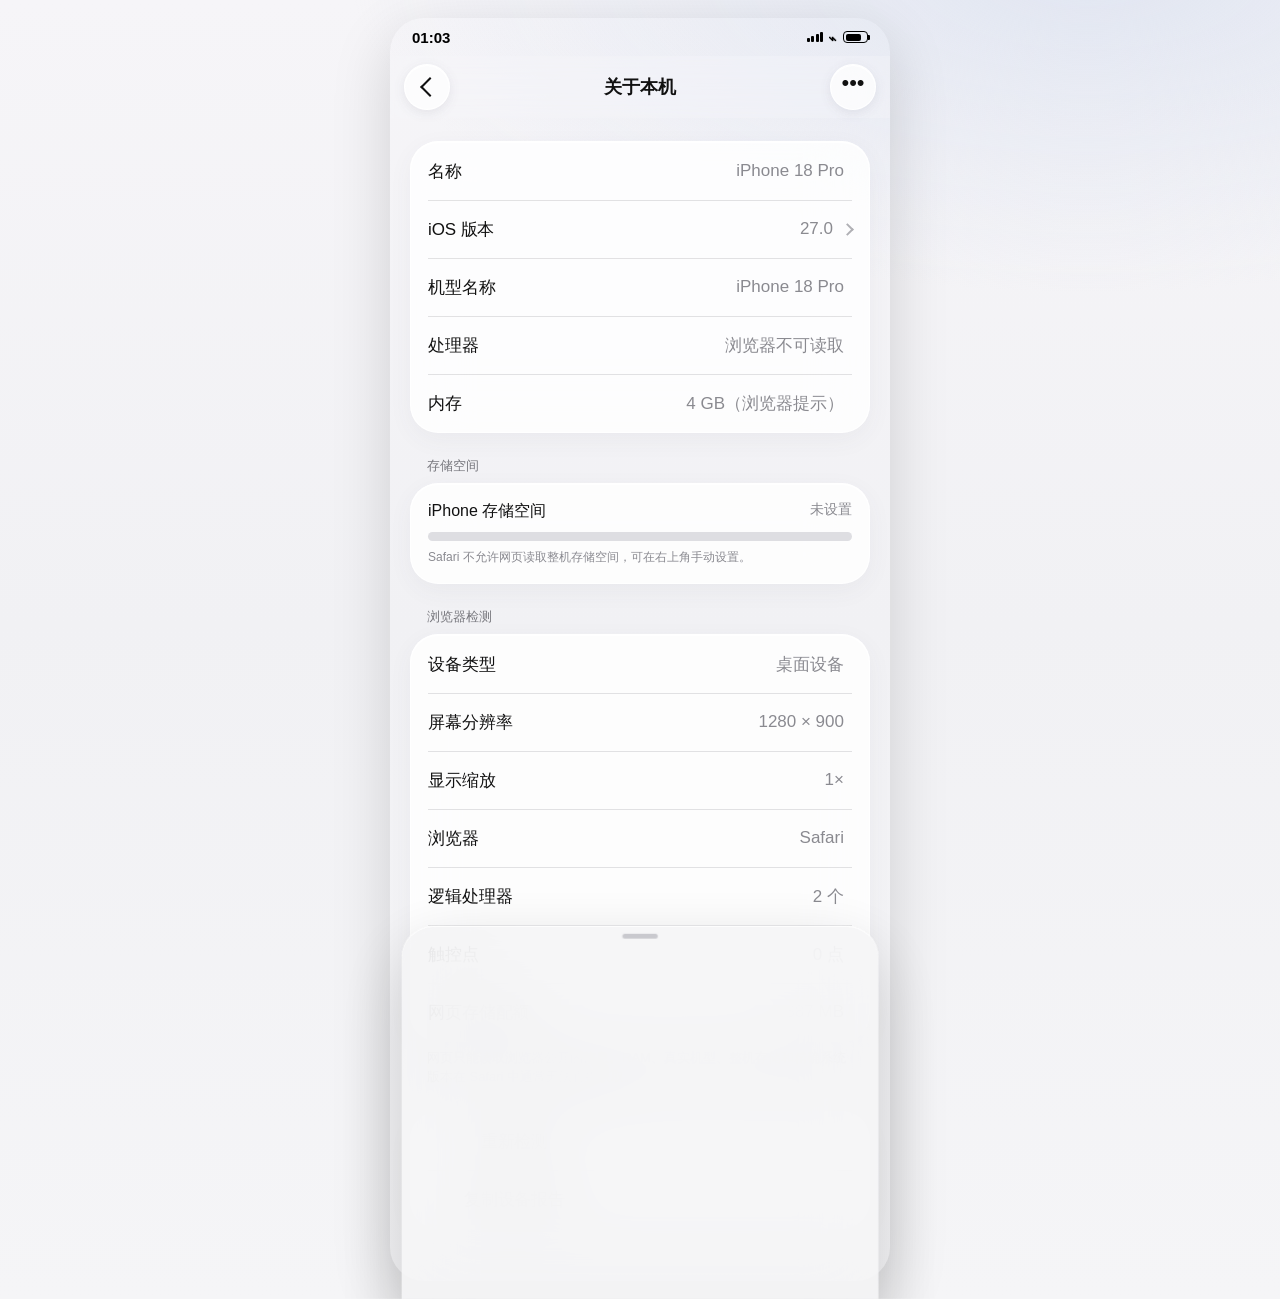
<file: ios-device/index.html>
<!doctype html><html lang="zh-CN"><head><meta charset="utf-8"><meta name="viewport" content="width=device-width,initial-scale=1,viewport-fit=cover,user-scalable=no"><meta name="theme-color" content="#f2f2f7" id="themeColor"><title>关于本机</title><link rel="stylesheet" href="style.css?v=5"></head><body class="new"><div class="app" id="app"><div class="status"><span id="clock">9:41</span><span class="icons"><span class="sig"><i></i><i></i><i></i><i></i></span><span class="wifi">⌁</span><span class="bat"><b></b></span></span></div><div class="nav"><button class="back" id="back">设置</button><h1>关于本机</h1><button class="more" id="open">•••</button></div><div class="large">关于本机</div><main class="content"><section class="section"><div class="card"><div class="row"><div class="k">名称</div><div class="v" id="name">iPhone</div><span></span></div><div class="row"><div class="k">iOS 版本</div><div class="v" id="ios">27.0</div><span class="chev"></span></div><div class="row"><div class="k">机型名称</div><div class="v" id="model">iPhone 18 Pro</div><span></span></div><div class="row"><div class="k">处理器</div><div class="v" id="cpu">浏览器不可读取</div><span></span></div><div class="row"><div class="k">内存</div><div class="v" id="ram">浏览器不可读取</div><span></span></div></div></section><section class="section"><div class="label">存储空间</div><div class="card"><div class="storage"><div class="storage-head"><span>iPhone 存储空间</span><span id="storageText">未设置</span></div><div class="bar"><i id="storageBar"></i></div><div class="note" id="storageNote">Safari 不允许网页读取整机存储空间，可在右上角手动设置。</div></div></div></section><section class="section"><div class="label">浏览器检测</div><div class="card"><div class="row"><div class="k">设备类型</div><div class="v" id="type">—</div><span></span></div><div class="row"><div class="k">屏幕分辨率</div><div class="v" id="screen">—</div><span></span></div><div class="row"><div class="k">显示缩放</div><div class="v" id="dpr">—</div><span></span></div><div class="row"><div class="k">浏览器</div><div class="v" id="browser">—</div><span></span></div><div class="row"><div class="k">逻辑处理器</div><div class="v" id="cores">—</div><span></span></div><div class="row"><div class="k">触控点</div><div class="v" id="touch">—</div><span></span></div><div class="row"><div class="k">网页存储配额</div><div class="v" id="quota">检测中…</div><span></span></div></div><div class="foot">网页只能读取浏览器公开的信息。RAM、真实机型、整机存储和精确系统版本在 Safari 中通常无法直接获取。</div></section><section class="section"><div class="card"><div class="row action" id="redetect"><div class="k">重新检测</div></div><div class="row action" id="copy"><div class="k">复制设备报告</div></div></div></section></main></div><div class="scrim" id="scrim"></div><section class="sheet" id="sheet" aria-modal="true" aria-hidden="true"><div class="grab" id="grab"></div><div class="sheetnav"><button id="reset">还原</button><h2>显示设置</h2><button class="done" id="done">完成</button></div><div class="sheetbody"><section class="section"><div class="label">iOS 版本</div><div class="vers" id="vers"></div><div class="card"><div class="form"><label>小版本号</label><input id="minor" inputmode="decimal" value="0"></div><div class="form"><label>版本来源</label><div class="seg"><button id="manual" class="on" type="button">手动选择</button><button id="auto" type="button">尝试检测</button></div></div></div></section><section class="section"><div class="label">设备</div><div class="card"><div class="form"><label>机型名称</label><select id="modelSelect"><option>iPhone 18 Pro</option><option>iPhone 18 Pro Max</option><option>iPhone 17 Pro</option><option>iPhone 17 Pro Max</option><option>iPhone 16 Pro</option><option>iPhone 16 Pro Max</option><option>iPhone 15 Pro</option><option>iPhone 15 Pro Max</option><option>iPhone 14 Pro</option><option>iPhone 13 Pro</option><option>iPhone 12 Pro</option><option>iPhone 11 Pro</option><option>iPhone SE</option><option>iPad</option><option value="custom">自定义</option></select></div><div class="form hidden" id="customRow"><label>自定义名称</label><input id="customName" placeholder="例如 我的 iPhone"></div></div></section><section class="section"><div class="label">手动硬件信息</div><div class="card"><div class="form"><label>处理器</label><input id="cpuInput" placeholder="例如 A18 Pro"></div><div class="form"><label>RAM</label><input id="ramInput" placeholder="例如 8 GB"></div><div class="form"><label>总存储 GB</label><input id="total" type="number" min="0" inputmode="decimal" placeholder="256"></div><div class="form"><label>已使用 GB</label><input id="used" type="number" min="0" inputmode="decimal" placeholder="128"></div></div></section></div></section><div class="toast" id="toast">已完成</div><script src="app.js?v=5"></script><script src="control-center.js?v=7"></script></body></html>
</file>
<file: ios-device/style.css>
:root{--bg:#f2f2f7;--card:#fff;--text:#000;--sub:#8e8e93;--line:#c6c6c8;--blue:#007aff;--radius:13px;--row:50px;--spring:cubic-bezier(.32,.72,0,1);--tap:cubic-bezier(.2,.8,.2,1)}*{box-sizing:border-box;-webkit-tap-highlight-color:transparent}html,body{margin:0;min-height:100%;font-family:-apple-system,BlinkMacSystemFont,"SF Pro Text","SF Pro Display","PingFang SC",sans-serif;background:var(--bg);color:var(--text);overscroll-behavior-y:none}body{transition:background .34s var(--spring),color .25s ease}button,input,select{font:inherit}.hidden{display:none!important}.app{width:min(100%,500px);min-height:100vh;margin:auto;padding-bottom:calc(env(safe-area-inset-bottom) + 28px);transform-origin:50% 0;will-change:transform;transition:transform .55s var(--spring),border-radius .55s var(--spring),filter .4s ease,box-shadow .55s var(--spring)}body.modal-open .app{transform:scale(.965) translateY(8px);border-radius:28px;overflow:hidden;filter:saturate(.94) brightness(.985);box-shadow:0 18px 58px rgba(0,0,0,.08)}.status{height:calc(env(safe-area-inset-top) + 38px);padding:env(safe-area-inset-top) 20px 0;display:flex;justify-content:space-between;align-items:center;font-size:15px;font-weight:700}.icons{display:flex;align-items:center;gap:6px}.sig{display:flex;gap:1.5px;align-items:end}.sig i{display:block;width:3px;border-radius:1px;background:currentColor}.sig i:nth-child(1){height:4px}.sig i:nth-child(2){height:6px}.sig i:nth-child(3){height:8px}.sig i:nth-child(4){height:10px}.wifi{font-size:15px}.bat{width:25px;height:12px;border:1.5px solid currentColor;border-radius:4px;position:relative;padding:1.5px}.bat:after{content:"";position:absolute;right:-3px;top:3px;width:2px;height:5px;background:currentColor;border-radius:0 1px 1px 0}.bat b{display:block;width:78%;height:100%;background:currentColor;border-radius:2px}.nav{height:50px;display:grid;grid-template-columns:92px 1fr 92px;align-items:center;padding:0 10px;position:sticky;top:0;z-index:10;background:rgba(249,249,249,.88);backdrop-filter:blur(24px) saturate(1.6);-webkit-backdrop-filter:blur(24px) saturate(1.6);border-bottom:.5px solid rgba(60,60,67,.22);transition:height .34s var(--spring),padding .34s var(--spring),background .34s var(--spring)}.nav h1{margin:0;text-align:center;font-size:17px;font-weight:600;transition:font-size .3s var(--spring)}.back{border:0;background:transparent;color:var(--blue);font-size:17px;padding:6px 2px;text-align:left}.more{justify-self:end;width:34px;height:34px;border:0;border-radius:50%;background:rgba(118,118,128,.12);color:var(--blue);font-size:20px;line-height:1;padding-bottom:8px}.back,.more,.sheetnav button,.chip,.seg button{transform:scale(1);transition:transform .16s var(--tap),opacity .16s ease,background .24s ease,box-shadow .24s ease}.back:active,.more:active{transform:scale(.91);opacity:.68}.large{display:none;font-size:34px;line-height:42px;font-weight:700;padding:12px 20px 6px}.content{padding:10px 16px;transition:padding .34s var(--spring)}.section{margin:16px 0 24px;transition:margin .34s var(--spring)}.label{font-size:13px;color:var(--sub);padding:0 16px 7px;transition:padding .34s var(--spring),color .25s ease}.card{background:var(--card);border-radius:var(--radius);overflow:hidden;transition:background .34s var(--spring),border-radius .4s var(--spring),box-shadow .35s var(--spring),border-color .3s ease}.row{min-height:var(--row);display:grid;grid-template-columns:minmax(112px,1fr) minmax(0,1.35fr) auto;align-items:center;gap:8px;padding:0 16px;position:relative;transition:min-height .34s var(--spring),padding .34s var(--spring),background .15s ease}.row:after{content:"";position:absolute;left:16px;right:0;bottom:0;height:.5px;background:var(--line);opacity:.45;transition:left .34s var(--spring),right .34s var(--spring),background .25s ease}.row:last-child:after{display:none}.k{font-size:17px}.v{font-size:17px;color:var(--sub);text-align:right;white-space:nowrap;overflow:hidden;text-overflow:ellipsis}.v.pop{animation:valuePop .34s var(--spring)}@keyframes valuePop{0%{opacity:.2;transform:translateY(4px)}100%{opacity:1;transform:none}}.chev{width:8px;height:8px;border-right:1.8px solid #b0b0b5;border-top:1.8px solid #b0b0b5;transform:rotate(45deg);margin-left:2px}.action{grid-template-columns:1fr;cursor:pointer;user-select:none}.action .k{text-align:center;color:var(--blue);font-weight:500}.action:active{background:rgba(118,118,128,.10)}.storage{padding:16px;transition:padding .34s var(--spring)}.storage-head{display:flex;justify-content:space-between;gap:12px;margin-bottom:10px}.storage-head span:last-child{font-size:14px;color:var(--sub)}.bar{height:9px;border-radius:6px;background:#e5e5ea;overflow:hidden}.bar i{display:block;height:100%;width:0;background:#0a84ff;border-radius:inherit;transition:width .72s var(--spring)}.note{font-size:12px;color:var(--sub);line-height:1.45;margin-top:8px}.foot{font-size:13px;color:var(--sub);line-height:1.45;padding:0 16px;margin-top:7px}body.old{--radius:10px;--row:46px}body.old .nav{position:relative;background:#f8f8f8}body.old .nav h1{visibility:hidden}body.old .large{display:block}body.old .content{padding-top:0}body.modern{--radius:13px;--row:50px}body.new{--bg:#f4f4f6;--card:rgba(255,255,255,.82);--text:#111;--sub:#8a8a90;--line:rgba(60,60,67,.14);--radius:28px;--row:58px;background:radial-gradient(80% 34% at 85% -2%,rgba(217,224,239,.72),transparent 72%),linear-gradient(180deg,#f6f5f8,#f1f1f4 48%,#f5f5f7)}body.new .status{padding-left:22px;padding-right:22px;color:#000}body.new .nav{height:62px;grid-template-columns:58px 1fr 58px;padding:0 14px;background:rgba(246,246,248,.34);border:0;backdrop-filter:blur(24px) saturate(1.15);-webkit-backdrop-filter:blur(24px) saturate(1.15)}body.new .nav h1{font-size:18px;font-weight:650;letter-spacing:-.15px}body.new .back{width:46px;height:46px;border-radius:50%;font-size:0;background:rgba(255,255,255,.72);border:1px solid rgba(255,255,255,.92);box-shadow:inset 0 1px 0 rgba(255,255,255,.95),0 3px 12px rgba(65,70,84,.10);position:relative}body.new .back:before{content:"";position:absolute;width:12px;height:12px;border-left:2.5px solid #111;border-bottom:2.5px solid #111;transform:rotate(45deg);left:18px;top:15px}body.new .more{width:46px;height:46px;background:rgba(255,255,255,.72);border:1px solid rgba(255,255,255,.92);box-shadow:inset 0 1px 0 rgba(255,255,255,.95),0 3px 12px rgba(65,70,84,.10);color:#111;font-size:22px;padding-bottom:9px}body.new .content{padding:9px 20px 0}body.new .section{margin:14px 0 24px}body.new .label{padding:0 17px 8px;color:#77777d}body.new .card{border:1px solid rgba(255,255,255,.94);box-shadow:inset 0 1px 0 rgba(255,255,255,.86),0 7px 24px rgba(70,76,90,.05);backdrop-filter:blur(28px) saturate(1.1);-webkit-backdrop-filter:blur(28px) saturate(1.1)}body.new .row{padding:0 17px;grid-template-columns:minmax(104px,1fr) minmax(0,1.36fr) auto}body.new .row:after{left:17px;right:17px;opacity:1}body.new .k{color:#111;letter-spacing:-.12px}body.new .v{color:#8a8a90}body.new .chev{width:9px;height:9px;border-width:2px 2px 0 0}body.new .storage{padding:17px}body.new .bar{background:#dedee2}body.new .foot{padding:0 17px}.app.theme-shift .section{animation:themeShift .38s var(--spring)}@keyframes themeShift{0%{opacity:.55;transform:scale(.992) translateY(3px)}100%{opacity:1;transform:none}}.scrim{position:fixed;inset:0;z-index:40;background:rgba(0,0,0,.32);opacity:0;pointer-events:none;transition:opacity .38s var(--spring),backdrop-filter .38s var(--spring);backdrop-filter:blur(0);-webkit-backdrop-filter:blur(0)}.scrim.show{opacity:1;pointer-events:auto;backdrop-filter:blur(2px);-webkit-backdrop-filter:blur(2px)}.sheet{position:fixed;z-index:50;left:50%;bottom:0;width:min(100%,500px);max-height:88vh;transform:translate3d(-50%,calc(100% + 28px),0) scale(.985);opacity:.96;transition:transform .55s var(--spring),opacity .32s ease,border-radius .4s var(--spring),width .4s var(--spring),bottom .4s var(--spring),background .34s ease;will-change:transform;background:#f2f2f7;color:#000;border-radius:22px 22px 0 0;overflow:hidden;padding-bottom:env(safe-area-inset-bottom);box-shadow:0 -18px 60px rgba(0,0,0,.22)}.sheet.show{transform:translate3d(-50%,0,0) scale(1);opacity:1}.sheet.dragging{transition:none!important}.grab{width:36px;height:5px;border-radius:3px;background:#c7c7cc;margin:8px auto 4px;touch-action:none;cursor:grab;transition:width .18s var(--tap),background .2s ease}.grab:active{width:42px;background:#b7b7bc}.sheetnav{height:48px;display:grid;grid-template-columns:86px 1fr 86px;align-items:center;padding:0 12px;transform:translateY(8px);opacity:0;transition:transform .42s var(--spring) .08s,opacity .24s ease .08s}.sheet.show .sheetnav{transform:none;opacity:1}.sheetnav h2{font-size:17px;text-align:center;margin:0}.sheetnav button{border:0;background:transparent;color:#007aff;font-size:17px}.sheetnav button:active{opacity:.45;transform:scale(.96)}.sheetnav .done{text-align:right;font-weight:650}.sheetbody{max-height:calc(88vh - 60px);overflow:auto;padding:4px 16px 26px;overscroll-behavior:contain;-webkit-overflow-scrolling:touch;transform:translateY(14px);opacity:0;transition:transform .48s var(--spring) .10s,opacity .26s ease .10s}.sheet.show .sheetbody{transform:none;opacity:1}.sheet .section{margin:16px 0}.sheet .card{border-radius:13px;background:#fff}.form{padding:10px 16px;min-height:55px;border-bottom:.5px solid #d1d1d6;transition:background .15s ease}.form:last-child{border-bottom:0}.form:focus-within{background:rgba(118,118,128,.055)}.form label{display:block;font-size:12px;color:#8e8e93;margin-bottom:5px}.form input,.form select{width:100%;border:0;outline:0;background:transparent;color:#000;font-size:17px;padding:0}.vers{display:flex;gap:8px;overflow:auto;padding:2px 0 7px;scrollbar-width:none;-webkit-overflow-scrolling:touch;scroll-snap-type:x proximity}.vers::-webkit-scrollbar{display:none}.chip{flex:0 0 auto;border:0;border-radius:10px;background:#e5e5ea;color:#3a3a3c;padding:9px 12px;scroll-snap-align:center}.chip:active{transform:scale(.93)}.chip.on{background:#007aff;color:#fff;transform:scale(1.035);box-shadow:0 2px 8px rgba(0,122,255,.18)}.seg{display:grid;grid-template-columns:1fr 1fr;background:#e3e3e8;border-radius:9px;padding:2px}.seg button{border:0;background:transparent;border-radius:7px;padding:7px}.seg button:active{transform:scale(.97)}.seg button.on{background:#fff;box-shadow:0 1px 4px rgba(0,0,0,.12)}body.new .scrim{background:rgba(0,0,0,.24)}body.new .sheet{width:min(calc(100% - 16px),484px);bottom:8px;border-radius:32px;background:rgba(245,245,247,.90);backdrop-filter:blur(34px) saturate(1.2);-webkit-backdrop-filter:blur(34px) saturate(1.2);box-shadow:0 24px 70px rgba(0,0,0,.18),inset 0 1px 0 rgba(255,255,255,.92)}body.new .sheet .card{border-radius:24px;background:rgba(255,255,255,.80);border:1px solid rgba(255,255,255,.92)}body.new .chip{border-radius:999px;padding:9px 14px}body.new .chip.on{background:#111;color:#fff;box-shadow:0 3px 11px rgba(0,0,0,.16)}body.new .seg{border-radius:999px;padding:3px}body.new .seg button{border-radius:999px}.toast{position:fixed;z-index:80;left:50%;bottom:calc(env(safe-area-inset-bottom) + 26px);transform:translate3d(-50%,20px,0) scale(.96);opacity:0;pointer-events:none;background:rgba(25,25,25,.88);color:#fff;border-radius:999px;padding:10px 15px;font-size:13px;transition:transform .36s var(--spring),opacity .2s ease;backdrop-filter:blur(18px);-webkit-backdrop-filter:blur(18px)}.toast.show{opacity:1;transform:translate3d(-50%,0,0) scale(1)}@media(prefers-reduced-motion:reduce){*,*:before,*:after{animation-duration:.001ms!important;transition-duration:.001ms!important;scroll-behavior:auto!important}}@media(min-width:700px){body{padding:18px 0}.app{min-height:calc(100vh - 36px);border-radius:34px;overflow:hidden;box-shadow:0 20px 60px rgba(0,0,0,.15)}}
</file>
